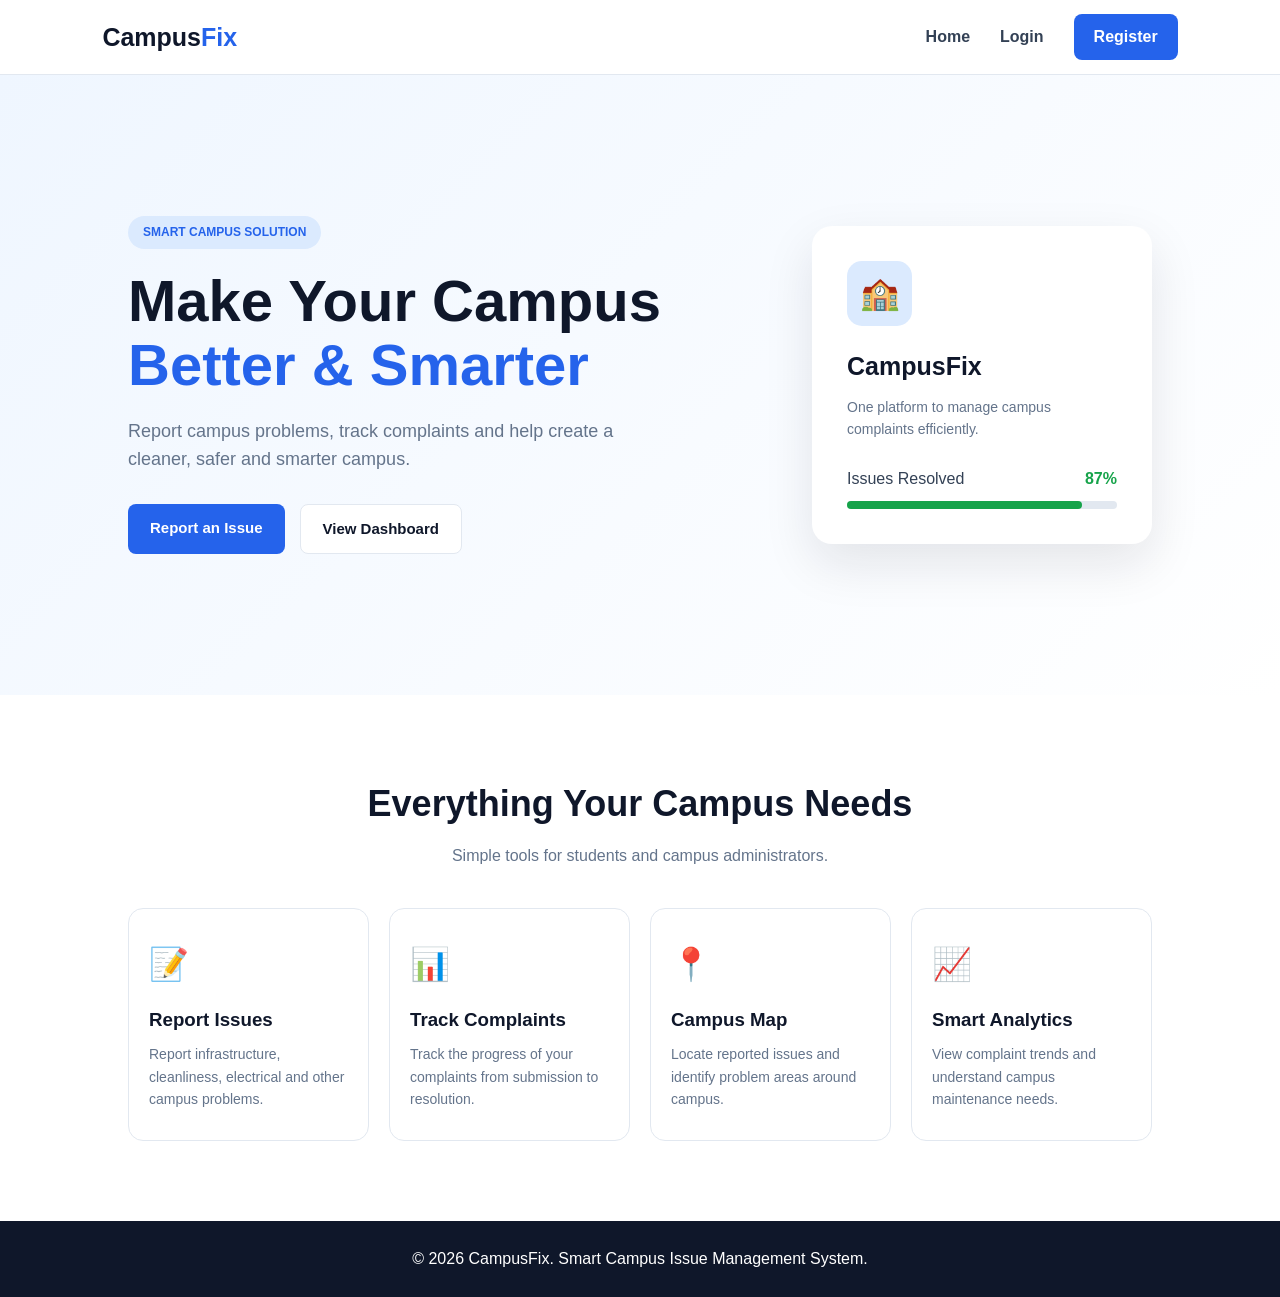
<file: index.html>
<!DOCTYPE html>
<html lang="en">
<head>
    <meta charset="UTF-8">
    <meta name="viewport" content="width=device-width, initial-scale=1.0">
    <title>CampusFix - Campus Issue Management</title>
    <link rel="stylesheet" href="css/style.css">
    <link rel="stylesheet" href="css/responsive.css">
</head>
<body>

<header class="navbar">
    <div class="logo">Campus<span>Fix</span></div>
    <nav>
        <a href="index.html">Home</a>
        <a href="login.html">Login</a>
        <a href="register.html" class="nav-btn">Register</a>
    </nav>
</header>

<section class="hero">
    <div class="hero-content">
        <span class="badge">SMART CAMPUS SOLUTION</span>
        <h1>Make Your Campus<br><span>Better & Smarter</span></h1>
        <p>
            Report campus problems, track complaints and help create
            a cleaner, safer and smarter campus.
        </p>

        <div class="hero-buttons">
            <a href="report.html" class="btn primary">Report an Issue</a>
            <a href="dashboard.html" class="btn secondary">View Dashboard</a>
        </div>
    </div>

    <div class="hero-card">
        <div class="card-icon">🏫</div>
        <h3>CampusFix</h3>
        <p>One platform to manage campus complaints efficiently.</p>

        <div class="mini-stat">
            <span>Issues Resolved</span>
            <strong>87%</strong>
        </div>

        <div class="progress">
            <div></div>
        </div>
    </div>
</section>

<section class="features">
    <h2>Everything Your Campus Needs</h2>
    <p class="section-subtitle">Simple tools for students and campus administrators.</p>

    <div class="feature-grid">
        <div class="feature-card">
            <div class="feature-icon">📝</div>
            <h3>Report Issues</h3>
            <p>Report infrastructure, cleanliness, electrical and other campus problems.</p>
        </div>

        <div class="feature-card">
            <div class="feature-icon">📊</div>
            <h3>Track Complaints</h3>
            <p>Track the progress of your complaints from submission to resolution.</p>
        </div>

        <div class="feature-card">
            <div class="feature-icon">📍</div>
            <h3>Campus Map</h3>
            <p>Locate reported issues and identify problem areas around campus.</p>
        </div>

        <div class="feature-card">
            <div class="feature-icon">📈</div>
            <h3>Smart Analytics</h3>
            <p>View complaint trends and understand campus maintenance needs.</p>
        </div>
    </div>
</section>

<footer>
    <p>© 2026 CampusFix. Smart Campus Issue Management System.</p>
</footer>

<script src="js/main.js"></script>
</body>
</html>
</file>
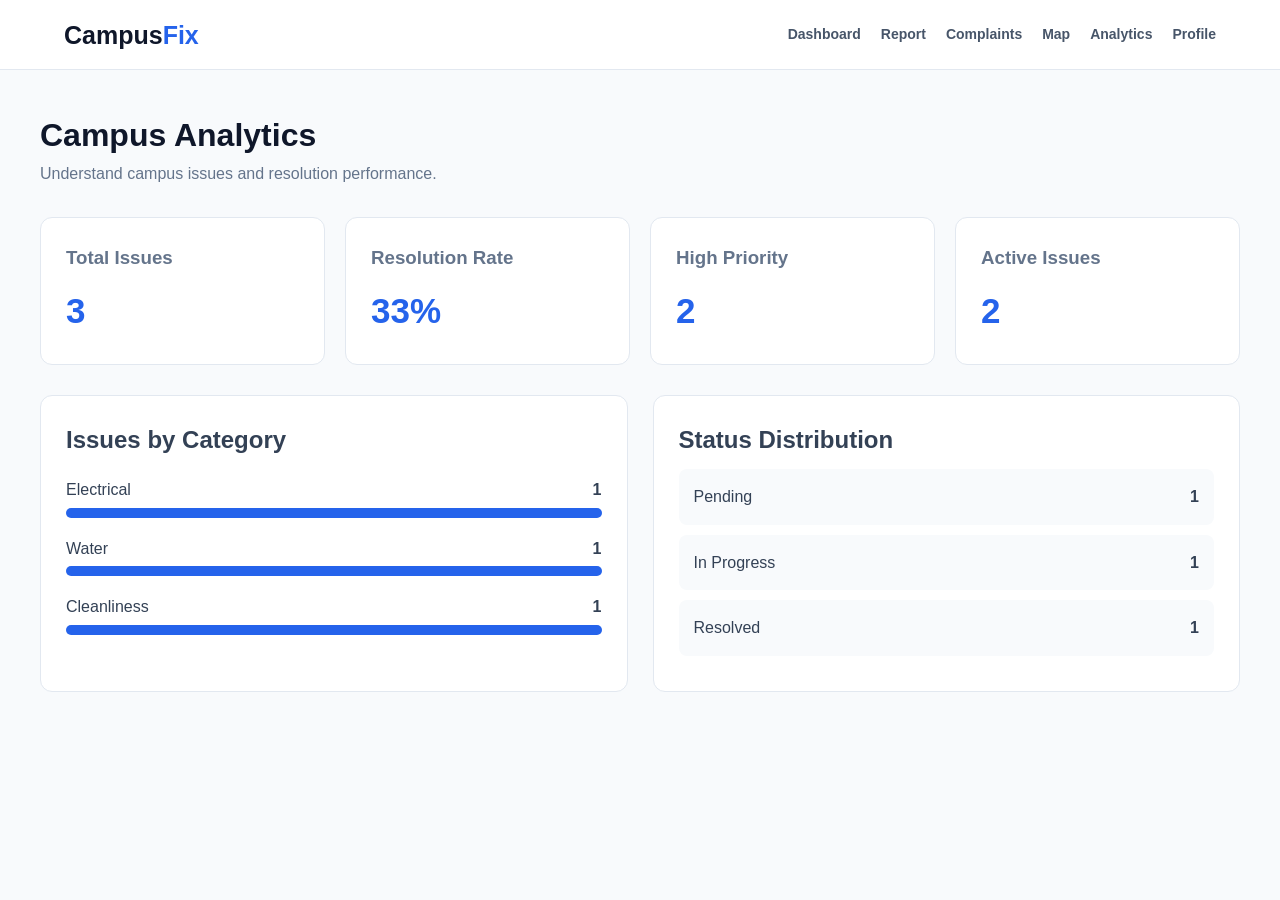
<file: analytics.html>
<!DOCTYPE html>
<html lang="en">
<head>
    <meta charset="UTF-8">
    <meta name="viewport" content="width=device-width, initial-scale=1.0">
    <title>Analytics - CampusFix</title>
    <link rel="stylesheet" href="css/style.css">
    <link rel="stylesheet" href="css/dashboard.css">
    <link rel="stylesheet" href="css/responsive.css">
</head>
<body>

<header class="dashboard-nav">
    <div class="logo">Campus<span>Fix</span></div>

    <nav>
        <a href="dashboard.html">Dashboard</a>
        <a href="report.html">Report</a>
        <a href="complaints.html">Complaints</a>
        <a href="campus-map.html">Map</a>
        <a href="analytics.html">Analytics</a>
        <a href="profile.html">Profile</a>
    </nav>
</header>

<main class="dashboard">

    <div class="page-title">
        <h1>Campus Analytics</h1>
        <p>Understand campus issues and resolution performance.</p>
    </div>

    <div class="analytics-grid">

        <div class="analytics-card">
            <h3>Total Issues</h3>
            <div class="big-number" id="analyticsTotal">0</div>
        </div>

        <div class="analytics-card">
            <h3>Resolution Rate</h3>
            <div class="big-number" id="resolutionRate">0%</div>
        </div>

        <div class="analytics-card">
            <h3>High Priority</h3>
            <div class="big-number" id="highPriority">0</div>
        </div>

        <div class="analytics-card">
            <h3>Active Issues</h3>
            <div class="big-number" id="activeIssues">0</div>
        </div>

    </div>

    <div class="analytics-section">

        <div class="dashboard-panel">
            <h2>Issues by Category</h2>

            <div id="categoryChart" class="bar-chart"></div>
        </div>

        <div class="dashboard-panel">
            <h2>Status Distribution</h2>

            <div id="statusChart" class="status-chart"></div>
        </div>

    </div>

</main>

<script src="js/main.js"></script>
<script src="js/analytics.js"></script>
</body>
</html>
</file>
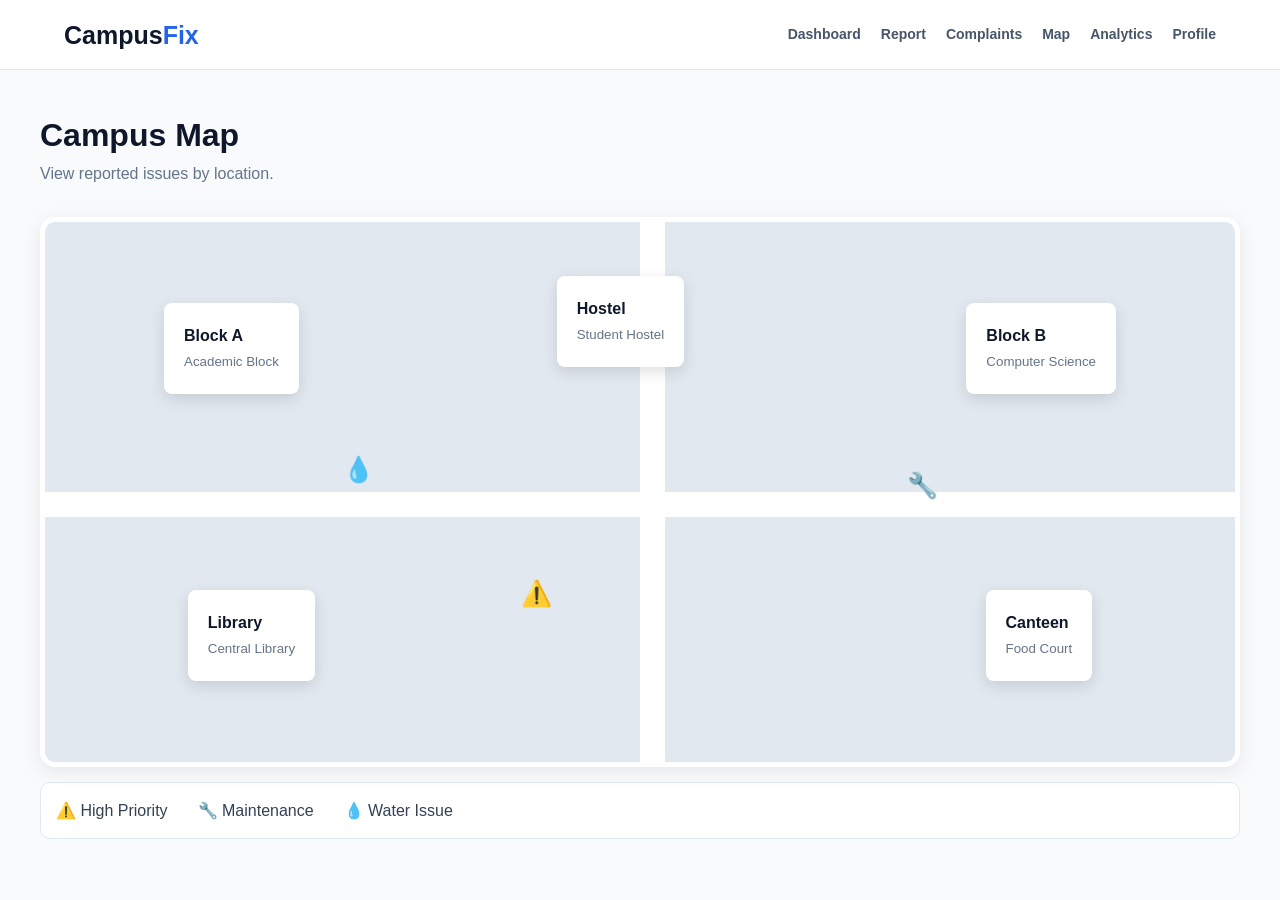
<file: campus-map.html>
<!DOCTYPE html>
<html lang="en">
<head>
    <meta charset="UTF-8">
    <meta name="viewport" content="width=device-width, initial-scale=1.0">
    <title>Campus Map - CampusFix</title>
    <link rel="stylesheet" href="css/style.css">
    <link rel="stylesheet" href="css/dashboard.css">
    <link rel="stylesheet" href="css/responsive.css">
</head>
<body>

<header class="dashboard-nav">
    <div class="logo">Campus<span>Fix</span></div>

    <nav>
        <a href="dashboard.html">Dashboard</a>
        <a href="report.html">Report</a>
        <a href="complaints.html">Complaints</a>
        <a href="campus-map.html">Map</a>
        <a href="analytics.html">Analytics</a>
        <a href="profile.html">Profile</a>
    </nav>
</header>

<main class="dashboard">

    <div class="page-title">
        <h1>Campus Map</h1>
        <p>View reported issues by location.</p>
    </div>

    <div class="map-container">

        <div class="campus-building building-a">
            <strong>Block A</strong>
            <small>Academic Block</small>
        </div>

        <div class="campus-building building-b">
            <strong>Block B</strong>
            <small>Computer Science</small>
        </div>

        <div class="campus-building library">
            <strong>Library</strong>
            <small>Central Library</small>
        </div>

        <div class="campus-building canteen">
            <strong>Canteen</strong>
            <small>Food Court</small>
        </div>

        <div class="campus-building hostel">
            <strong>Hostel</strong>
            <small>Student Hostel</small>
        </div>

        <div class="map-marker marker-1">⚠️</div>
        <div class="map-marker marker-2">🔧</div>
        <div class="map-marker marker-3">💧</div>

    </div>

    <div class="map-legend">
        <span>⚠️ High Priority</span>
        <span>🔧 Maintenance</span>
        <span>💧 Water Issue</span>
    </div>

</main>

<script src="js/main.js"></script>
<script src="js/map.js"></script>
</body>
</html>
</file>
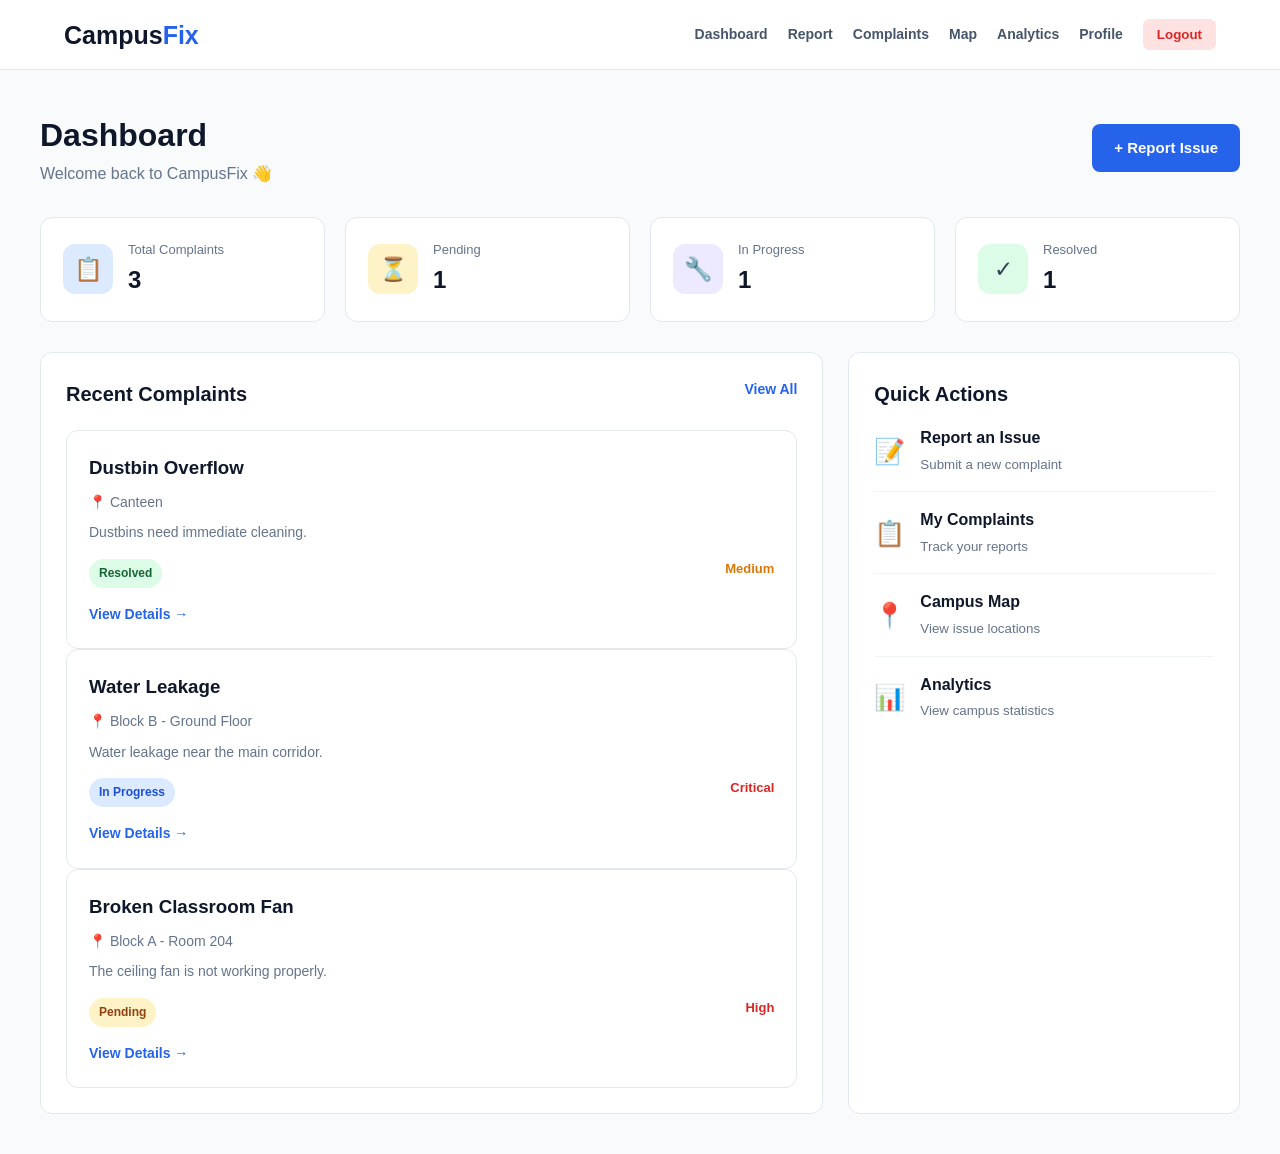
<file: dashboard.html>
<!DOCTYPE html>
<html lang="en">
<head>
    <meta charset="UTF-8">
    <meta name="viewport" content="width=device-width, initial-scale=1.0">
    <title>Dashboard - CampusFix</title>
    <link rel="stylesheet" href="css/style.css">
    <link rel="stylesheet" href="css/dashboard.css">
    <link rel="stylesheet" href="css/responsive.css">
</head>
<body>

<header class="dashboard-nav">
    <div class="logo">Campus<span>Fix</span></div>

    <nav>
        <a href="dashboard.html">Dashboard</a>
        <a href="report.html">Report</a>
        <a href="complaints.html">Complaints</a>
        <a href="campus-map.html">Map</a>
        <a href="analytics.html">Analytics</a>
        <a href="profile.html">Profile</a>
        <button onclick="logout()" class="logout-btn">Logout</button>
    </nav>
</header>

<main class="dashboard">

    <div class="dashboard-header">
        <div>
            <h1>Dashboard</h1>
            <p>Welcome back to CampusFix 👋</p>
        </div>

        <a href="report.html" class="btn primary">+ Report Issue</a>
    </div>

    <div class="stat-grid">

        <div class="stat-card">
            <div class="stat-icon blue">📋</div>
            <div>
                <p>Total Complaints</p>
                <h2 id="totalComplaints">0</h2>
            </div>
        </div>

        <div class="stat-card">
            <div class="stat-icon orange">⏳</div>
            <div>
                <p>Pending</p>
                <h2 id="pendingComplaints">0</h2>
            </div>
        </div>

        <div class="stat-card">
            <div class="stat-icon purple">🔧</div>
            <div>
                <p>In Progress</p>
                <h2 id="progressComplaints">0</h2>
            </div>
        </div>

        <div class="stat-card">
            <div class="stat-icon green">✓</div>
            <div>
                <p>Resolved</p>
                <h2 id="resolvedComplaints">0</h2>
            </div>
        </div>

    </div>

    <div class="dashboard-grid">

        <section class="dashboard-panel">
            <div class="panel-header">
                <h2>Recent Complaints</h2>
                <a href="complaints.html">View All</a>
            </div>

            <div id="recentComplaints"></div>
        </section>

        <section class="dashboard-panel quick-panel">
            <h2>Quick Actions</h2>

            <a href="report.html" class="quick-action">
                <span>📝</span>
                <div>
                    <strong>Report an Issue</strong>
                    <small>Submit a new complaint</small>
                </div>
            </a>

            <a href="complaints.html" class="quick-action">
                <span>📋</span>
                <div>
                    <strong>My Complaints</strong>
                    <small>Track your reports</small>
                </div>
            </a>

            <a href="campus-map.html" class="quick-action">
                <span>📍</span>
                <div>
                    <strong>Campus Map</strong>
                    <small>View issue locations</small>
                </div>
            </a>

            <a href="analytics.html" class="quick-action">
                <span>📊</span>
                <div>
                    <strong>Analytics</strong>
                    <small>View campus statistics</small>
                </div>
            </a>
        </section>

    </div>

</main>

<script src="js/main.js"></script>
<script src="js/dashboard.js"></script>
</body>
</html>
</file>
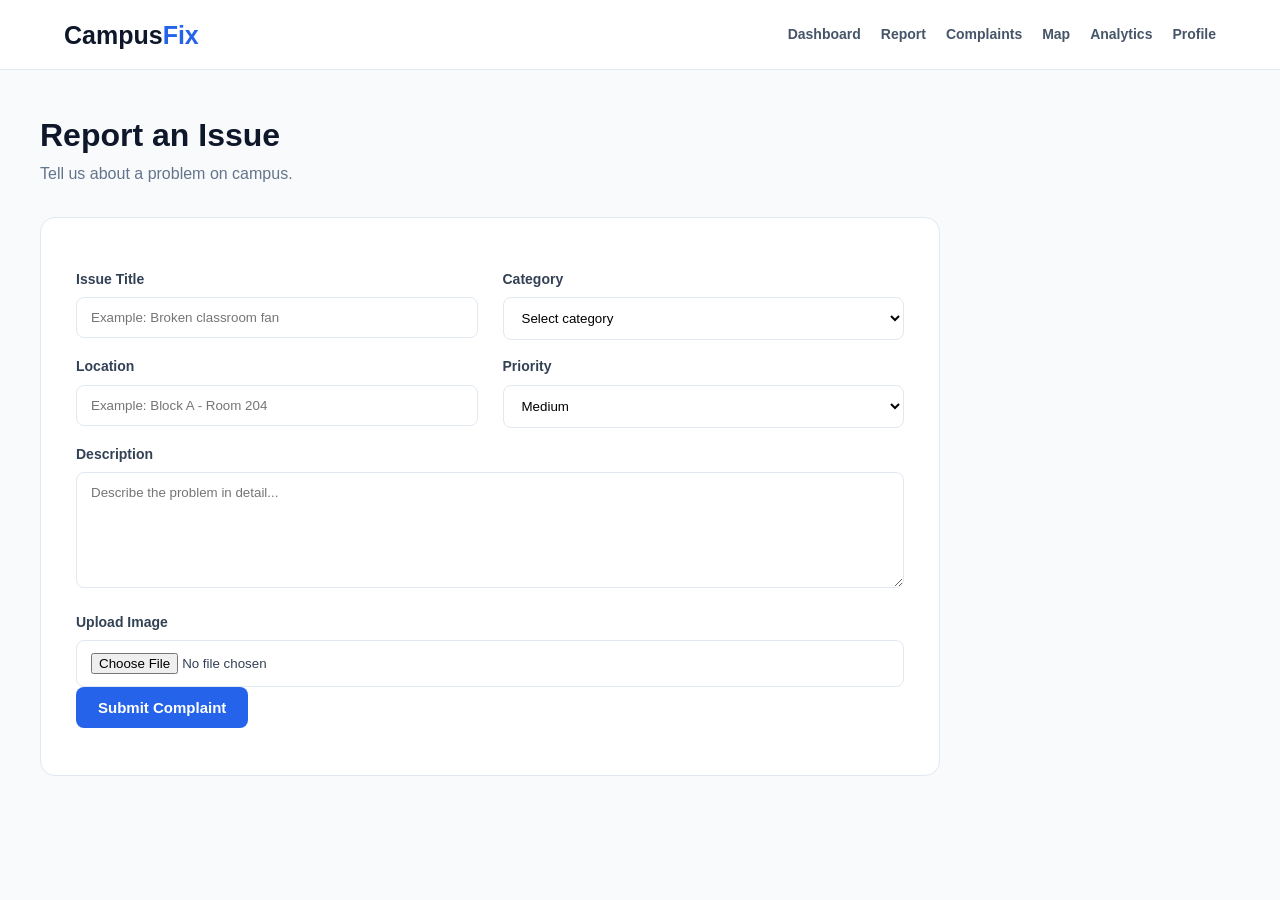
<file: report.html>
<!DOCTYPE html>
<html lang="en">
<head>
    <meta charset="UTF-8">
    <meta name="viewport" content="width=device-width, initial-scale=1.0">
    <title>Report Issue - CampusFix</title>
    <link rel="stylesheet" href="css/style.css">
    <link rel="stylesheet" href="css/dashboard.css">
    <link rel="stylesheet" href="css/responsive.css">
</head>
<body>

<header class="dashboard-nav">
    <div class="logo">Campus<span>Fix</span></div>

    <nav>
        <a href="dashboard.html">Dashboard</a>
        <a href="report.html">Report</a>
        <a href="complaints.html">Complaints</a>
        <a href="campus-map.html">Map</a>
        <a href="analytics.html">Analytics</a>
        <a href="profile.html">Profile</a>
    </nav>
</header>

<main class="dashboard">

    <div class="page-title">
        <h1>Report an Issue</h1>
        <p>Tell us about a problem on campus.</p>
    </div>

    <div class="form-card">

        <form id="reportForm">

            <div class="form-row">

                <div class="form-group">
                    <label>Issue Title</label>
                    <input
                        type="text"
                        id="issueTitle"
                        placeholder="Example: Broken classroom fan"
                        required>
                </div>

                <div class="form-group">
                    <label>Category</label>
                    <select id="issueCategory" required>
                        <option value="">Select category</option>
                        <option>Electrical</option>
                        <option>Infrastructure</option>
                        <option>Cleanliness</option>
                        <option>Water</option>
                        <option>Internet</option>
                        <option>Safety</option>
                        <option>Other</option>
                    </select>
                </div>

            </div>

            <div class="form-row">

                <div class="form-group">
                    <label>Location</label>
                    <input
                        type="text"
                        id="issueLocation"
                        placeholder="Example: Block A - Room 204"
                        required>
                </div>

                <div class="form-group">
                    <label>Priority</label>
                    <select id="issuePriority">
                        <option>Low</option>
                        <option selected>Medium</option>
                        <option>High</option>
                        <option>Critical</option>
                    </select>
                </div>

            </div>

            <div class="form-group">
                <label>Description</label>
                <textarea
                    id="issueDescription"
                    rows="6"
                    placeholder="Describe the problem in detail..."
                    required></textarea>
            </div>

            <div class="form-group">
                <label>Upload Image</label>
                <input type="file" id="issueImage" accept="image/*">
            </div>

            <button type="submit" class="btn primary">
                Submit Complaint
            </button>

            <p id="reportMessage" class="form-message"></p>

        </form>

    </div>

</main>

<script src="js/main.js"></script>
<script src="js/report.js"></script>
</body>
</html>
</file>
<file: css/style.css>
* {
    margin: 0;
    padding: 0;
    box-sizing: border-box;
}

:root {
    --primary: #2563eb;
    --primary-dark: #1d4ed8;
    --dark: #0f172a;
    --text: #334155;
    --muted: #64748b;
    --light: #f8fafc;
    --border: #e2e8f0;
    --white: #ffffff;
    --green: #16a34a;
    --orange: #f59e0b;
    --red: #dc2626;
}

body {
    font-family: Arial, Helvetica, sans-serif;
    background: #f8fafc;
    color: var(--text);
    line-height: 1.6;
}

a {
    text-decoration: none;
    color: inherit;
}

.logo {
    font-size: 25px;
    font-weight: 800;
    color: var(--dark);
}

.logo span {
    color: var(--primary);
}

/* Navbar */

.navbar {
    height: 75px;
    padding: 0 8%;
    background: white;
    display: flex;
    align-items: center;
    justify-content: space-between;
    border-bottom: 1px solid var(--border);
}

.navbar nav {
    display: flex;
    align-items: center;
    gap: 30px;
}

.navbar nav a {
    color: var(--text);
    font-weight: 600;
}

.nav-btn {
    background: var(--primary);
    color: white !important;
    padding: 10px 20px;
    border-radius: 8px;
}

/* Hero */

.hero {
    min-height: 620px;
    padding: 80px 10%;
    display: flex;
    align-items: center;
    justify-content: space-between;
    gap: 50px;
    background: linear-gradient(135deg, #eff6ff, #ffffff);
}

.hero-content {
    max-width: 650px;
}

.badge {
    display: inline-block;
    background: #dbeafe;
    color: var(--primary);
    padding: 7px 15px;
    border-radius: 20px;
    font-size: 12px;
    font-weight: bold;
}

.hero h1 {
    font-size: 58px;
    line-height: 1.1;
    margin: 20px 0;
    color: var(--dark);
}

.hero h1 span {
    color: var(--primary);
}

.hero p {
    color: var(--muted);
    font-size: 18px;
    max-width: 550px;
}

.hero-buttons {
    display: flex;
    gap: 15px;
    margin-top: 30px;
}

.btn {
    display: inline-block;
    padding: 12px 22px;
    border-radius: 8px;
    border: none;
    cursor: pointer;
    font-size: 15px;
    font-weight: 700;
}

.primary {
    background: var(--primary);
    color: white;
}

.primary:hover {
    background: var(--primary-dark);
}

.secondary {
    background: white;
    color: var(--dark);
    border: 1px solid var(--border);
}

.full {
    width: 100%;
}

/* Hero card */

.hero-card {
    background: white;
    width: 340px;
    padding: 35px;
    border-radius: 20px;
    box-shadow: 0 20px 50px rgba(15, 23, 42, 0.1);
}

.card-icon {
    width: 65px;
    height: 65px;
    display: flex;
    align-items: center;
    justify-content: center;
    background: #dbeafe;
    border-radius: 15px;
    font-size: 32px;
}

.hero-card h3 {
    margin-top: 20px;
    font-size: 25px;
    color: var(--dark);
}

.hero-card p {
    font-size: 14px;
    margin: 10px 0 25px;
}

.mini-stat {
    display: flex;
    justify-content: space-between;
}

.mini-stat strong {
    color: var(--green);
}

.progress {
    height: 8px;
    background: #e2e8f0;
    border-radius: 10px;
    margin-top: 10px;
}

.progress div {
    width: 87%;
    height: 100%;
    background: var(--green);
    border-radius: 10px;
}

/* Features */

.features {
    padding: 80px 10%;
    background: white;
    text-align: center;
}

.features h2 {
    font-size: 36px;
    color: var(--dark);
}

.section-subtitle {
    color: var(--muted);
    margin: 10px 0 40px;
}

.feature-grid {
    display: grid;
    grid-template-columns: repeat(4, 1fr);
    gap: 20px;
}

.feature-card {
    padding: 30px 20px;
    border: 1px solid var(--border);
    border-radius: 15px;
    text-align: left;
    transition: 0.3s;
}

.feature-card:hover {
    transform: translateY(-5px);
    box-shadow: 0 10px 30px rgba(15, 23, 42, 0.08);
}

.feature-icon {
    font-size: 32px;
    margin-bottom: 15px;
}

.feature-card h3 {
    color: var(--dark);
    margin-bottom: 8px;
}

.feature-card p {
    color: var(--muted);
    font-size: 14px;
}

/* Footer */

footer {
    text-align: center;
    padding: 25px;
    background: var(--dark);
    color: white;
}

/* Authentication */

.auth-page {
    min-height: 100vh;
    display: flex;
    align-items: center;
    justify-content: center;
    background: linear-gradient(135deg, #eff6ff, #f8fafc);
}

.auth-container {
    display: grid;
    grid-template-columns: 1fr 1fr;
    width: 850px;
    max-width: 95%;
    background: white;
    border-radius: 20px;
    overflow: hidden;
    box-shadow: 0 20px 50px rgba(0,0,0,0.1);
}

.auth-brand {
    padding: 60px 45px;
    background: var(--dark);
    color: white;
}

.auth-brand .logo {
    color: white;
    margin-bottom: 100px;
}

.auth-brand .logo span {
    color: #60a5fa;
}

.auth-brand h1 {
    font-size: 38px;
}

.auth-brand p {
    color: #cbd5e1;
    margin-top: 15px;
}

.auth-card {
    padding: 50px 40px;
}

.auth-card h2 {
    color: var(--dark);
    font-size: 30px;
}

.auth-subtitle {
    color: var(--muted);
    margin-bottom: 25px;
}

.auth-card label,
.form-group label {
    display: block;
    font-weight: 700;
    font-size: 14px;
    margin: 15px 0 7px;
}

input,
select,
textarea {
    width: 100%;
    padding: 12px 14px;
    border: 1px solid var(--border);
    border-radius: 8px;
    outline: none;
    font-family: inherit;
    background: white;
}

input:focus,
select:focus,
textarea:focus {
    border-color: var(--primary);
}

.auth-card button {
    margin-top: 25px;
}

.auth-link {
    text-align: center;
    margin-top: 20px;
    font-size: 14px;
}

.auth-link a {
    color: var(--primary);
    font-weight: bold;
}

.form-message {
    margin-top: 12px;
    font-size: 14px;
    font-weight: bold;
}

/* Report */

.form-card {
    background: white;
    padding: 35px;
    border: 1px solid var(--border);
    border-radius: 15px;
    max-width: 900px;
}

.form-row {
    display: grid;
    grid-template-columns: 1fr 1fr;
    gap: 25px;
}

/* Profile */

.profile-card {
    max-width: 550px;
    background: white;
    padding: 40px;
    text-align: center;
    border-radius: 15px;
    border: 1px solid var(--border);
}

.profile-avatar {
    width: 90px;
    height: 90px;
    margin: auto;
    border-radius: 50%;
    display: flex;
    align-items: center;
    justify-content: center;
    background: #dbeafe;
    color: var(--primary);
    font-size: 35px;
    font-weight: bold;
}

.profile-card h2 {
    margin-top: 15px;
    color: var(--dark);
}

.profile-info {
    display: grid;
    grid-template-columns: 1fr 1fr;
    margin: 30px 0;
    border-top: 1px solid var(--border);
    border-bottom: 1px solid var(--border);
}

.profile-info div {
    padding: 20px;
}

.profile-info span {
    display: block;
    color: var(--muted);
    font-size: 13px;
}

.profile-info strong {
    color: var(--dark);
}
</file>
<file: css/responsive.css>
@media (max-width: 900px) {

    .hero {
        flex-direction: column;
        text-align: center;
    }

    .hero-buttons {
        justify-content: center;
    }

    .feature-grid {
        grid-template-columns: repeat(2, 1fr);
    }

    .stat-grid {
        grid-template-columns: repeat(2, 1fr);
    }

    .dashboard-grid {
        grid-template-columns: 1fr;
    }

    .analytics-grid {
        grid-template-columns: repeat(2, 1fr);
    }

    .analytics-section {
        grid-template-columns: 1fr;
    }

    .dashboard-nav {
        height: auto;
        padding: 15px;
        flex-direction: column;
        gap: 15px;
    }

    .dashboard-nav nav {
        flex-wrap: wrap;
        justify-content: center;
    }
}

@media (max-width: 600px) {

    .navbar {
        padding: 15px 20px;
        height: auto;
        flex-direction: column;
        gap: 15px;
    }

    .navbar nav {
        gap: 12px;
        flex-wrap: wrap;
        justify-content: center;
    }

    .hero {
        padding: 50px 20px;
    }

    .hero h1 {
        font-size: 40px;
    }

    .hero-card {
        width: 100%;
    }

    .feature-grid {
        grid-template-columns: 1fr;
    }

    .features {
        padding: 50px 20px;
    }

    .auth-container {
        grid-template-columns: 1fr;
    }

    .auth-brand {
        display: none;
    }

    .auth-card {
        padding: 35px 25px;
    }

    .form-row {
        grid-template-columns: 1fr;
        gap: 0;
    }

    .stat-grid {
        grid-template-columns: 1fr;
    }

    .complaints-grid {
        grid-template-columns: 1fr;
    }

    .filter-bar {
        grid-template-columns: 1fr;
    }

    .details-grid {
        grid-template-columns: 1fr;
    }

    .analytics-grid {
        grid-template-columns: 1fr;
    }

    .dashboard {
        padding: 25px 15px;
    }

    .dashboard-header {
        flex-direction: column;
        align-items: flex-start;
        gap: 15px;
    }

    .map-container {
        height: 450px;
    }

    .map-legend {
        flex-direction: column;
        gap: 10px;
    }
}
</file>
<file: css/dashboard.css>
.dashboard-nav {
    height: 70px;
    background: white;
    border-bottom: 1px solid #e2e8f0;
    display: flex;
    align-items: center;
    justify-content: space-between;
    padding: 0 5%;
}

.dashboard-nav nav {
    display: flex;
    align-items: center;
    gap: 20px;
}

.dashboard-nav nav a {
    font-size: 14px;
    font-weight: 600;
    color: #475569;
}

.dashboard-nav nav a:hover {
    color: #2563eb;
}

.logout-btn {
    border: none;
    background: #fee2e2;
    color: #dc2626;
    padding: 8px 14px;
    border-radius: 7px;
    cursor: pointer;
    font-weight: bold;
}

.dashboard {
    max-width: 1250px;
    margin: auto;
    padding: 40px 25px;
}

.dashboard-header {
    display: flex;
    align-items: center;
    justify-content: space-between;
    margin-bottom: 30px;
}

.dashboard-header h1,
.page-title h1 {
    color: #0f172a;
    font-size: 32px;
}

.dashboard-header p,
.page-title p {
    color: #64748b;
}

.page-title {
    margin-bottom: 30px;
}

/* Statistics */

.stat-grid {
    display: grid;
    grid-template-columns: repeat(4, 1fr);
    gap: 20px;
    margin-bottom: 30px;
}

.stat-card {
    background: white;
    padding: 22px;
    border: 1px solid #e2e8f0;
    border-radius: 12px;
    display: flex;
    align-items: center;
    gap: 15px;
}

.stat-icon {
    width: 50px;
    height: 50px;
    border-radius: 12px;
    display: flex;
    align-items: center;
    justify-content: center;
    font-size: 23px;
}

.blue {
    background: #dbeafe;
}

.orange {
    background: #fef3c7;
}

.purple {
    background: #ede9fe;
}

.green {
    background: #dcfce7;
}

.stat-card p {
    color: #64748b;
    font-size: 13px;
}

.stat-card h2 {
    color: #0f172a;
}

/* Dashboard */

.dashboard-grid {
    display: grid;
    grid-template-columns: 2fr 1fr;
    gap: 25px;
}

.dashboard-panel {
    background: white;
    border: 1px solid #e2e8f0;
    border-radius: 12px;
    padding: 25px;
}

.panel-header {
    display: flex;
    justify-content: space-between;
    margin-bottom: 20px;
}

.panel-header h2,
.quick-panel h2 {
    color: #0f172a;
    font-size: 20px;
}

.panel-header a {
    color: #2563eb;
    font-size: 14px;
    font-weight: bold;
}

.quick-action {
    display: flex;
    gap: 15px;
    align-items: center;
    padding: 15px 0;
    border-bottom: 1px solid #f1f5f9;
}

.quick-action:last-child {
    border-bottom: none;
}

.quick-action span {
    font-size: 25px;
}

.quick-action strong {
    display: block;
    color: #0f172a;
}

.quick-action small {
    color: #64748b;
}

/* Complaint cards */

.complaints-grid {
    display: grid;
    grid-template-columns: repeat(2, 1fr);
    gap: 20px;
}

.complaint-card {
    background: white;
    border: 1px solid #e2e8f0;
    padding: 22px;
    border-radius: 12px;
}

.complaint-card h3 {
    color: #0f172a;
}

.complaint-card p {
    color: #64748b;
    font-size: 14px;
    margin: 8px 0;
}

.complaint-meta {
    display: flex;
    justify-content: space-between;
    margin-top: 15px;
    font-size: 13px;
}

.status {
    display: inline-block;
    padding: 5px 10px;
    border-radius: 20px;
    font-size: 12px;
    font-weight: bold;
}

.status.Pending {
    background: #fef3c7;
    color: #92400e;
}

.status.In-Progress {
    background: #dbeafe;
    color: #1d4ed8;
}

.status.Resolved {
    background: #dcfce7;
    color: #166534;
}

.priority {
    font-weight: bold;
}

.priority.High,
.priority.Critical {
    color: #dc2626;
}

.priority.Medium {
    color: #d97706;
}

.priority.Low {
    color: #16a34a;
}

.view-btn {
    display: inline-block;
    margin-top: 15px;
    color: #2563eb;
    font-size: 14px;
    font-weight: bold;
}

/* Filter */

.filter-bar {
    background: white;
    padding: 20px;
    border: 1px solid #e2e8f0;
    border-radius: 12px;
    display: grid;
    grid-template-columns: 2fr 1fr 1fr;
    gap: 15px;
    margin-bottom: 25px;
}

/* Details */

.details-card {
    background: white;
    padding: 35px;
    border-radius: 15px;
    border: 1px solid #e2e8f0;
}

.details-header {
    display: flex;
    justify-content: space-between;
    margin-bottom: 25px;
}

.details-title {
    font-size: 28px;
    color: #0f172a;
}

.details-grid {
    display: grid;
    grid-template-columns: 1fr 1fr;
    gap: 20px;
}

.detail-item {
    padding: 15px;
    background: #f8fafc;
    border-radius: 8px;
}

.detail-item span {
    display: block;
    font-size: 12px;
    color: #64748b;
}

.detail-item strong {
    color: #0f172a;
}

.back-link {
    display: inline-block;
    margin-bottom: 20px;
    color: #2563eb;
    font-weight: bold;
}

/* Map */

.map-container {
    height: 550px;
    background: #e2e8f0;
    border-radius: 15px;
    position: relative;
    overflow: hidden;
    border: 5px solid white;
    box-shadow: 0 5px 20px rgba(0,0,0,0.08);
}

.map-container::before,
.map-container::after {
    content: "";
    position: absolute;
    background: white;
}

.map-container::before {
    width: 100%;
    height: 25px;
    top: 50%;
}

.map-container::after {
    height: 100%;
    width: 25px;
    left: 50%;
}

.campus-building {
    position: absolute;
    z-index: 2;
    background: white;
    padding: 20px;
    border-radius: 8px;
    box-shadow: 0 5px 15px rgba(0,0,0,.12);
}

.campus-building strong {
    display: block;
    color: #0f172a;
}

.campus-building small {
    color: #64748b;
}

.building-a {
    left: 10%;
    top: 15%;
}

.building-b {
    right: 10%;
    top: 15%;
}

.library {
    left: 12%;
    bottom: 15%;
}

.canteen {
    right: 12%;
    bottom: 15%;
}

.hostel {
    left: 43%;
    top: 10%;
}

.map-marker {
    position: absolute;
    z-index: 5;
    font-size: 25px;
}

.marker-1 {
    left: 40%;
    top: 65%;
}

.marker-2 {
    right: 25%;
    top: 45%;
}

.marker-3 {
    left: 25%;
    top: 42%;
}

.map-legend {
    background: white;
    padding: 15px;
    border: 1px solid #e2e8f0;
    border-radius: 10px;
    margin-top: 15px;
    display: flex;
    gap: 30px;
}

/* Analytics */

.analytics-grid {
    display: grid;
    grid-template-columns: repeat(4, 1fr);
    gap: 20px;
    margin-bottom: 30px;
}

.analytics-card {
    background: white;
    padding: 25px;
    border: 1px solid #e2e8f0;
    border-radius: 12px;
}

.analytics-card h3 {
    color: #64748b;
}

.big-number {
    font-size: 35px;
    font-weight: bold;
    color: #2563eb;
    margin-top: 10px;
}

.analytics-section {
    display: grid;
    grid-template-columns: 1fr 1fr;
    gap: 25px;
}

.bar-item {
    margin: 18px 0;
}

.bar-label {
    display: flex;
    justify-content: space-between;
    margin-bottom: 5px;
}

.bar {
    height: 10px;
    background: #e2e8f0;
    border-radius: 10px;
    overflow: hidden;
}

.bar-fill {
    height: 100%;
    background: #2563eb;
}

.status-row {
    display: flex;
    justify-content: space-between;
    padding: 15px;
    margin: 10px 0;
    background: #f8fafc;
    border-radius: 8px;
}
</file>
